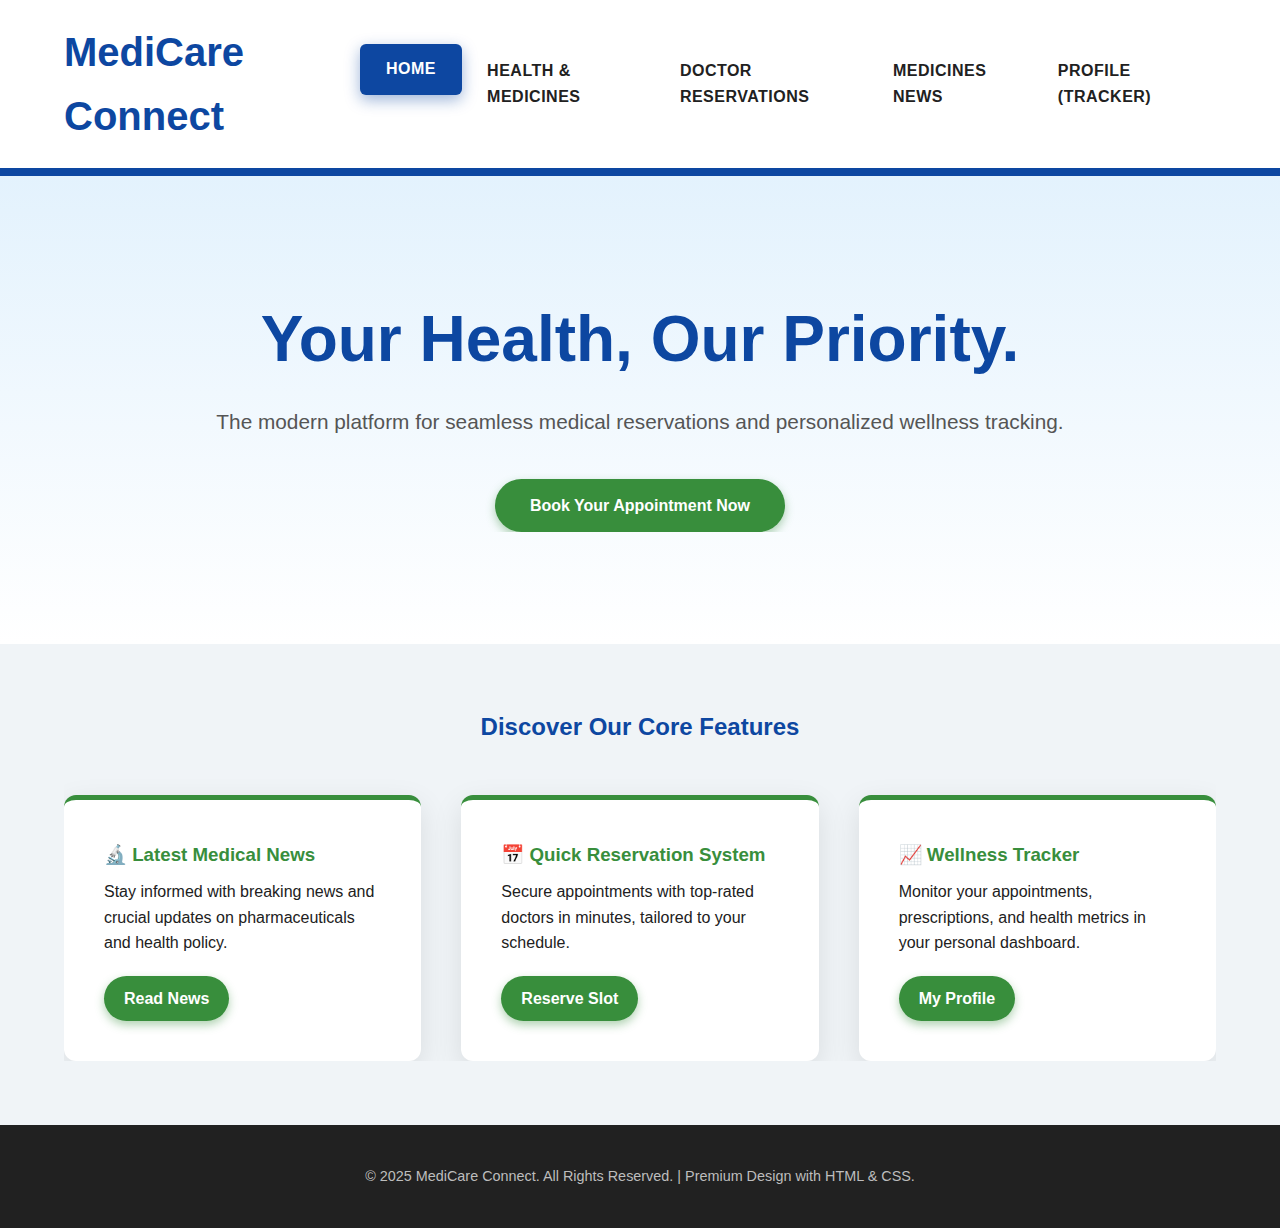
<file: index.html>
<!DOCTYPE html>
<html lang="en">
<head>
    <meta charset="UTF-8">
    <meta name="viewport" content="width=device-width, initial-scale=1.0">
    <title>MediCare Connect - Perfect Home Design</title>
    
    <style>
        /* --- Professional Core Styles v3 (Embedded) --- */
        :root {
            --primary-color: #0d47a1;     /* Dark Blue/Navy for Trust */
            --secondary-color: #388e3c;   /* Deep Green for Health */
            --accent-color: #ff9800;      /* Orange for Alerts/Highlights */
            --text-dark: #212121;
            --text-light: #ffffff;
            --bg-light: #ffffff;
            --bg-secondary: #f0f4f7;      /* Very light cool gray */
            --shadow-deep: 0 10px 30px rgba(0, 0, 0, 0.1);
            --font-stack: "Roboto", "Segoe UI", Tahoma, Geneva, Verdana, sans-serif;
        }

        * {
            box-sizing: border-box;
            margin: 0;
            padding: 0;
        }

        body {
            font-family: var(--font-stack);
            line-height: 1.6;
            color: var(--text-dark);
            background-color: var(--bg-secondary);
            min-height: 100vh;
        }

        .container {
            width: 90%;
            max-width: 1400px;
            margin: auto;
            overflow: hidden;
        }

        h1, h2, h3 {
            margin-bottom: 0.5em;
            font-weight: 700;
        }

        /* --- Header and Navigation --- */
        .header {
            background: var(--bg-light);
            padding: 1.25rem 0;
            border-bottom: 8px solid var(--primary-color);
            box-shadow: 0 2px 15px rgba(0, 0, 0, 0.15);
        }
        
        .header .container {
            display: flex;
            justify-content: space-between;
            align-items: center;
        }

        .logo a {
            color: var(--primary-color);
            text-decoration: none;
            font-size: 2.5rem;
            font-weight: 900;
        }

        .navbar ul {
            list-style: none;
            display: flex;
        }

        .navbar ul li a {
            color: var(--text-dark);
            text-decoration: none;
            padding: 0.8rem 1.6rem;
            display: block;
            font-weight: 600;
            text-transform: uppercase;
            letter-spacing: 0.5px;
            border-radius: 6px;
            transition: background 0.3s, transform 0.2s;
        }

        .navbar ul li a:hover,
        .navbar ul li a.active {
            background-color: var(--primary-color);
            color: var(--text-light);
            transform: translateY(-2px);
            box-shadow: 0 5px 15px rgba(13, 71, 161, 0.4);
        }

        /* --- Hero Section --- */
        .section {
            padding: 4rem 0;
        }
        
        .hero {
            background: linear-gradient(to bottom, #e3f2fd, #ffffff);
            padding: 7rem 0;
        }
        
        .hero h1 {
            font-size: 4rem;
            color: var(--primary-color);
            margin-bottom: 10px;
        }
        
        .hero p {
            font-size: 1.3rem;
            margin-top: 15px;
            margin-bottom: 40px;
            color: #555;
        }

        /* --- Buttons & Cards --- */
        .btn {
            display: inline-block;
            background: var(--secondary-color);
            color: var(--text-light);
            padding: 14px 35px;
            text-decoration: none;
            border-radius: 50px;
            font-weight: 700;
            transition: background 0.3s, transform 0.2s;
            border: none;
            cursor: pointer;
            box-shadow: 0 4px 10px rgba(56, 142, 60, 0.4);
        }

        .btn:hover {
            background: #2e7d32;
            transform: translateY(-1px);
        }

        .card {
            background: var(--bg-light);
            border-radius: 12px;
            padding: 40px;
            box-shadow: var(--shadow-deep);
            transition: box-shadow 0.4s ease-in-out, transform 0.3s;
            border-top: 5px solid var(--secondary-color);
        }

        .card:hover {
            box-shadow: 0 15px 40px rgba(0, 0, 0, 0.18);
            transform: translateY(-3px);
        }

        .grid-3 {
            display: grid;
            grid-template-columns: repeat(auto-fit, minmax(320px, 1fr));
            gap: 40px;
        }
        
        /* --- Footer --- */
        .footer {
            background: var(--text-dark);
            color: #bdbdbd;
            text-align: center;
            padding: 2.5rem 0;
            margin-top: 0;
            font-size: 0.9rem;
        }
    </style>
</head>
<body>

    <header class="header">
        <div class="container">
            <div class="logo"><a href="index.html">MediCare Connect</a></div>
            <nav class="navbar">
                <ul>
                    <li><a href="index.html" class="active">Home</a></li>
                    <li><a href="health-and-medicines.html">Health & Medicines</a></li>
                    <li><a href="doctor-reservations.html">Doctor Reservations</a></li>
                    <li><a href="news.html">Medicines News</a></li>
                    <li><a href="profile.html">Profile (Tracker)</a></li>
                </ul>
            </nav>
        </div>
    </header>

    <section class="section hero" style="text-align: center;">
        <div class="container">
            <h1 style="font-size: 4rem; color: var(--primary-color);">Your Health, Our Priority.</h1>
            <p>The modern platform for seamless medical reservations and personalized wellness tracking.</p>
            <a href="doctor-reservations.html" class="btn">Book Your Appointment Now</a>
        </div>
    </section>

    <section class="section">
        <div class="container">
            <h2 style="text-align: center; margin-bottom: 3rem; color: var(--primary-color);">Discover Our Core Features</h2>
            <div class="grid-3">
                
                <div class="card">
                    <h3 style="color: var(--secondary-color);">🔬 Latest Medical News</h3>
                    <p>Stay informed with breaking news and crucial updates on pharmaceuticals and health policy.</p>
                    <a href="news.html" class="btn" style="padding: 10px 20px; margin-top: 20px;">Read News</a>
                </div>

                <div class="card">
                    <h3 style="color: var(--secondary-color);">📅 Quick Reservation System</h3>
                    <p>Secure appointments with top-rated doctors in minutes, tailored to your schedule.</p>
                    <a href="doctor-reservations.html" class="btn" style="padding: 10px 20px; margin-top: 20px;">Reserve Slot</a>
                </div>

                <div class="card">
                    <h3 style="color: var(--secondary-color);">📈 Wellness Tracker</h3>
                    <p>Monitor your appointments, prescriptions, and health metrics in your personal dashboard.</p>
                    <a href="profile.html" class="btn" style="padding: 10px 20px; margin-top: 20px;">My Profile</a>
                </div>

            </div>
        </div>
    </section>

    <footer class="footer">
        <div class="container">
            <p>&copy; 2025 MediCare Connect. All Rights Reserved. | Premium Design with HTML & CSS.</p>
        </div>
    </footer>

</body>
</html>
</file>
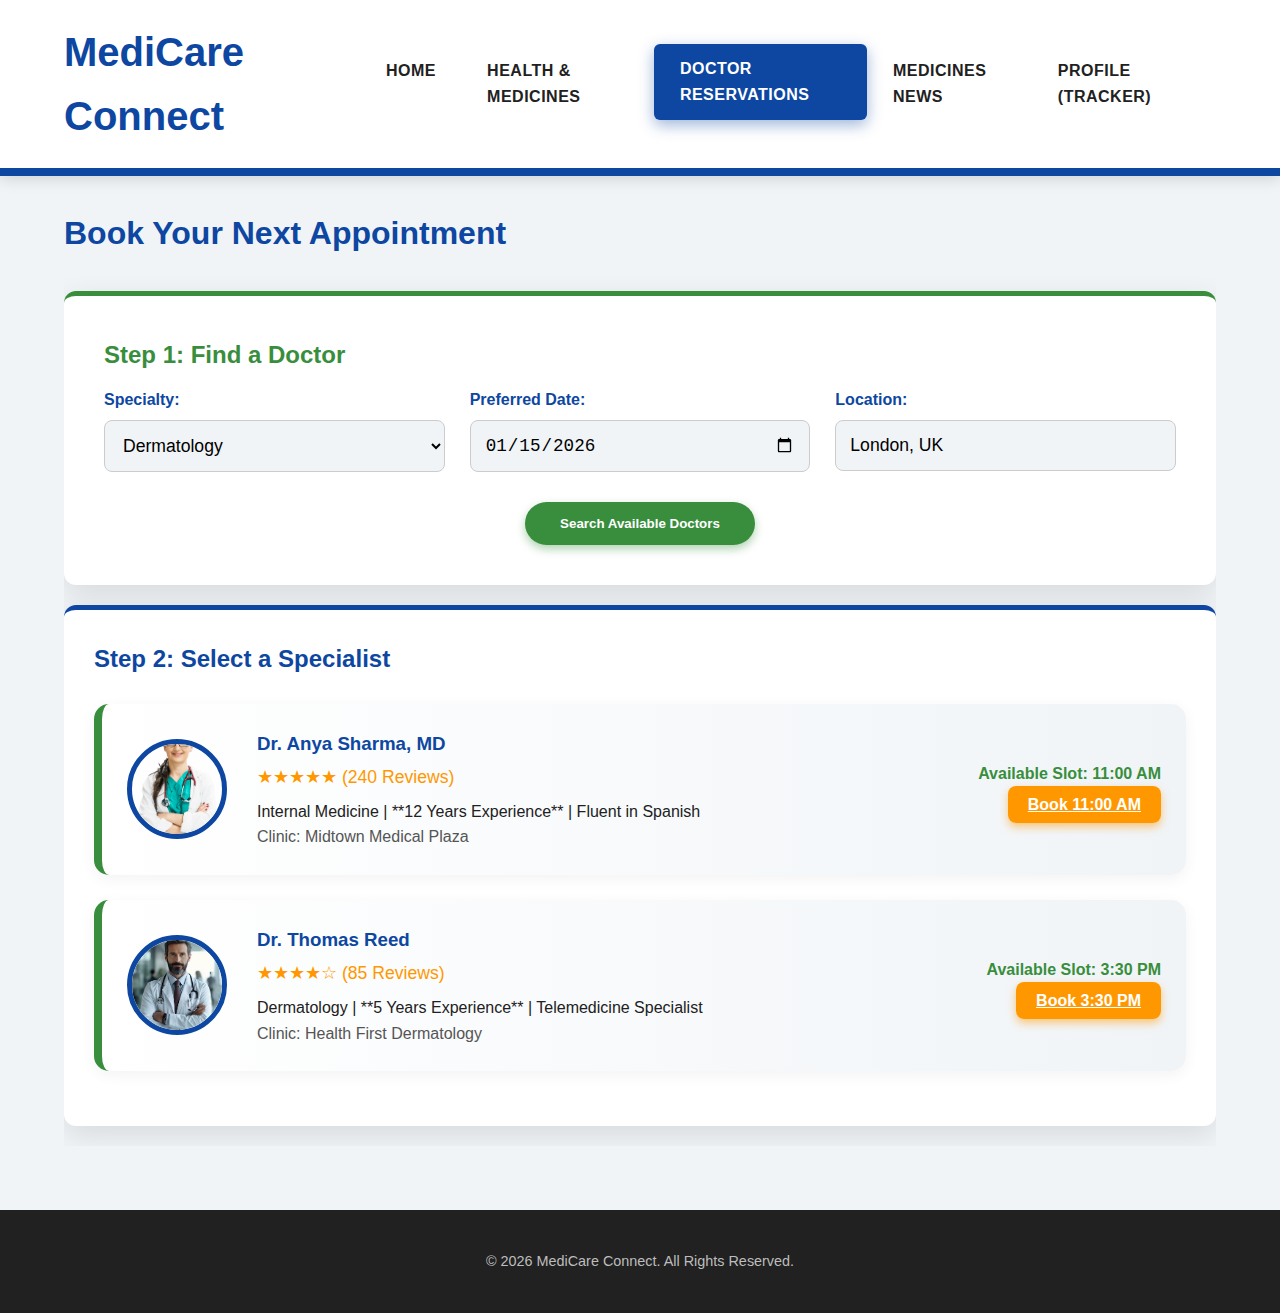
<file: doctor-reservations.html>
<!DOCTYPE html>
<html lang="en">
<head>
    <meta charset="UTF-8">
    <meta name="viewport" content="width=device-width, initial-scale=1.0">
    <title>Doctor Reservations - MediCare Connect</title>
    
    <style>
        /* --- Professional Core Styles v4 --- */
        :root {
            --primary-color: #0d47a1;     /* Dark Blue/Navy for Trust */
            --secondary-color: #388e3c;   /* Deep Green for Health */
            --accent-color: #ff9800;      /* Orange for Alerts/Highlights */
            --text-dark: #212121;
            --text-light: #ffffff;
            --bg-light: #ffffff;
            --bg-secondary: #f0f4f7;      /* Very light cool gray */
            --shadow-deep: 0 10px 30px rgba(0, 0, 0, 0.1);
            --shadow-soft: 0 4px 15px rgba(0, 0, 0, 0.05);
            --font-stack: "Roboto", "Segoe UI", Tahoma, Geneva, Verdana, sans-serif;
        }

        * {
            box-sizing: border-box;
            margin: 0;
            padding: 0;
        }

        body {
            font-family: var(--font-stack);
            line-height: 1.6;
            color: var(--text-dark);
            background-color: var(--bg-secondary);
            min-height: 100vh;
        }

        .container {
            width: 90%;
            max-width: 1400px;
            margin: auto;
            overflow: hidden;
        }

        h1, h2, h3 {
            margin-bottom: 0.5em;
            font-weight: 700;
        }

        /* --- Header and Navigation --- */
        .header {
            background: var(--bg-light);
            padding: 1.25rem 0;
            border-bottom: 8px solid var(--primary-color);
            box-shadow: 0 2px 15px rgba(0, 0, 0, 0.15);
        }
        
        .header .container {
            display: flex;
            justify-content: space-between;
            align-items: center;
        }

        .logo a {
            color: var(--primary-color);
            text-decoration: none;
            font-size: 2.5rem;
            font-weight: 900;
        }

        .navbar ul {
            list-style: none;
            display: flex;
        }

        .navbar ul li a {
            color: var(--text-dark);
            text-decoration: none;
            padding: 0.8rem 1.6rem;
            display: block;
            font-weight: 600;
            text-transform: uppercase;
            letter-spacing: 0.5px;
            border-radius: 6px;
            transition: background 0.3s, transform 0.2s;
        }

        .navbar ul li a:hover,
        .navbar ul li a.active {
            background-color: var(--primary-color);
            color: var(--text-light);
            transform: translateY(-2px);
            box-shadow: 0 5px 15px rgba(13, 71, 161, 0.4);
        }

        /* --- Utility Classes & Buttons --- */
        .section {
            padding: 4rem 0;
        }
        
        .card {
            background: var(--bg-light);
            border-radius: 12px;
            padding: 40px;
            box-shadow: var(--shadow-deep);
            transition: box-shadow 0.4s ease-in-out, transform 0.3s;
            border-top: 5px solid var(--secondary-color);
            margin-bottom: 20px; /* Space between steps */
        }

        .card:hover {
            box-shadow: 0 15px 40px rgba(0, 0, 0, 0.18);
            transform: translateY(-3px);
        }

        .grid-3 {
            display: grid;
            grid-template-columns: repeat(auto-fit, minmax(280px, 1fr));
            gap: 25px;
        }

        .btn {
            display: inline-block;
            background: var(--secondary-color);
            color: var(--text-light);
            padding: 14px 35px;
            text-decoration: none;
            border-radius: 50px;
            font-weight: 700;
            transition: background 0.3s, transform 0.2s;
            border: none;
            cursor: pointer;
            box-shadow: 0 4px 10px rgba(56, 142, 60, 0.4);
        }

        .btn:hover {
            background: #2e7d32;
            transform: translateY(-1px);
        }

        /* --- Form Styling (Elegant) --- */
        .form-group {
            margin-bottom: 0; 
        }
        
        .form-group label {
            display: block;
            margin-bottom: 0.5rem;
            font-size: 1rem;
            color: var(--primary-color);
            font-weight: 600;
        }
        
        .form-group input,
        .form-group select {
            width: 100%;
            padding: 14px;
            border: 1px solid #ccc;
            border-radius: 8px;
            font-size: 1.1rem;
            background: var(--bg-secondary);
            transition: border-color 0.3s;
        }
        
        .form-group input:focus,
        .form-group select:focus {
            border-color: var(--primary-color);
            outline: none;
        }

        /* --- Doctor Card (Refined) --- */
        .doctor-card {
            border-left: 8px solid var(--secondary-color);
            background: linear-gradient(to right, #ffffff, var(--bg-secondary));
            border-radius: 15px;
            padding: 25px;
            display: flex;
            gap: 30px;
            align-items: center;
            margin-bottom: 25px;
            box-shadow: var(--shadow-soft);
            transition: all 0.3s;
        }
        
        .doctor-card:hover {
            border-left-color: var(--primary-color);
            box-shadow: 0 8px 20px rgba(0, 0, 0, 0.1);
        }

        .doctor-card img {
            width: 100px;
            height: 100px;
            border-radius: 50%;
            object-fit: cover;
            border: 5px solid var(--primary-color);
        }
        
        .doctor-info {
            flex-grow: 1;
        }
        
        .doctor-info h3 {
            color: var(--primary-color);
            margin-bottom: 0.25rem;
        }

        .doctor-rating {
            color: var(--accent-color);
            margin-bottom: 0.5rem;
            font-size: 1.1rem;
        }
        
        .availability {
            text-align: right;
        }

        .availability .btn-book {
            background: var(--accent-color);
            color: var(--text-light);
            font-weight: 700;
            border-radius: 8px;
            padding: 10px 20px;
            box-shadow: 0 4px 8px rgba(255, 152, 0, 0.5);
            transition: background 0.3s;
        }
        
        .availability .btn-book:hover {
            background: #e68a00;
        }

        /* --- Footer --- */
        .footer {
            background: var(--text-dark);
            color: #bdbdbd;
            text-align: center;
            padding: 2.5rem 0;
            margin-top: 0;
            font-size: 0.9rem;
        }
    </style>
</head>
<body>
    
    <header class="header">
        <div class="container">
            <div class="logo"><a href="index.html">MediCare Connect</a></div>
            <nav class="navbar">
                <ul>
                    <li><a href="index.html">Home</a></li>
                    <li><a href="health-and-medicines.html">Health & Medicines</a></li>
                    <li><a href="doctor-reservations.html" class="active">Doctor Reservations</a></li>
                    <li><a href="news.html">Medicines News</a></li>
                    <li><a href="profile.html">Profile (Tracker)</a></li>
                </ul>
            </nav>
        </div>
    </header>

    <section class="section" style="padding-top: 2rem;">
        <div class="container">
            <h1 style="color: var(--primary-color); margin-bottom: 2rem;">Book Your Next Appointment</h1>
            
            <div class="card">
                <h2 style="color: var(--secondary-color); font-weight: 600;">Step 1: Find a Doctor</h2>
                <form>
                    <div class="grid-3">
                        <div class="form-group">
                            <label for="specialty">Specialty:</label>
                            <select id="specialty">
                                <option value="general">General Practitioner</option>
                                <option value="cardiology">Cardiology</option>
                                <option value="dermatology" selected>Dermatology</option>
                            </select>
                        </div>
                        <div class="form-group">
                            <label for="date">Preferred Date:</label>
                            <input type="date" id="date" value="2026-01-15" required>
                        </div>
                        <div class="form-group">
                            <label for="location">Location:</label>
                            <input type="text" id="location" placeholder="City or Postal Code" value="London, UK">
                        </div>
                    </div>
                    <div class="form-group" style="text-align: center; margin-top: 30px;">
                        <button type="submit" class="btn">Search Available Doctors</button>
                    </div>
                </form>
            </div>

            <div class="card" style="border-top-color: var(--primary-color); padding: 30px;">
                <h2 style="color: var(--primary-color); font-weight: 600; margin-bottom: 25px;">Step 2: Select a Specialist</h2>

                <div class="doctor-card">
                    <img src="Doctor 1.png" alt="Dr. Anya Sharma">
                    <div class="doctor-info">
                        <h3>Dr. Anya Sharma, MD</h3>
                        <div class="doctor-rating">★★★★★ (240 Reviews)</div>
                        <p>Internal Medicine | **12 Years Experience** | Fluent in Spanish</p>
                        <p style="color: #555;">Clinic: Midtown Medical Plaza</p>
                    </div>
                    <div class="availability">
                        <p style="color: var(--secondary-color); font-weight: bold; margin-bottom: 5px;">Available Slot: 11:00 AM</p>
                        <a href="#" class="btn-book">Book 11:00 AM</a>
                    </div>
                </div>

                <div class="doctor-card">
                    <img src="Doctot 2.jpeg" alt="Dr. Thomas Reed">
                    <div class="doctor-info">
                        <h3>Dr. Thomas Reed</h3>
                        <div class="doctor-rating">★★★★☆ (85 Reviews)</div>
                        <p>Dermatology | **5 Years Experience** | Telemedicine Specialist</p>
                        <p style="color: #555;">Clinic: Health First Dermatology</p>
                    </div>
                    <div class="availability">
                        <p style="color: var(--secondary-color); font-weight: bold; margin-bottom: 5px;">Available Slot: 3:30 PM</p>
                        <a href="#" class="btn-book">Book 3:30 PM</a>
                    </div>
                </div>
            </div>

        </div>
    </section>

    <footer class="footer">
        <div class="container">
            <p>&copy; 2026 MediCare Connect. All Rights Reserved.</p>
        </div>
    </footer>

</body>
</html>
</file>
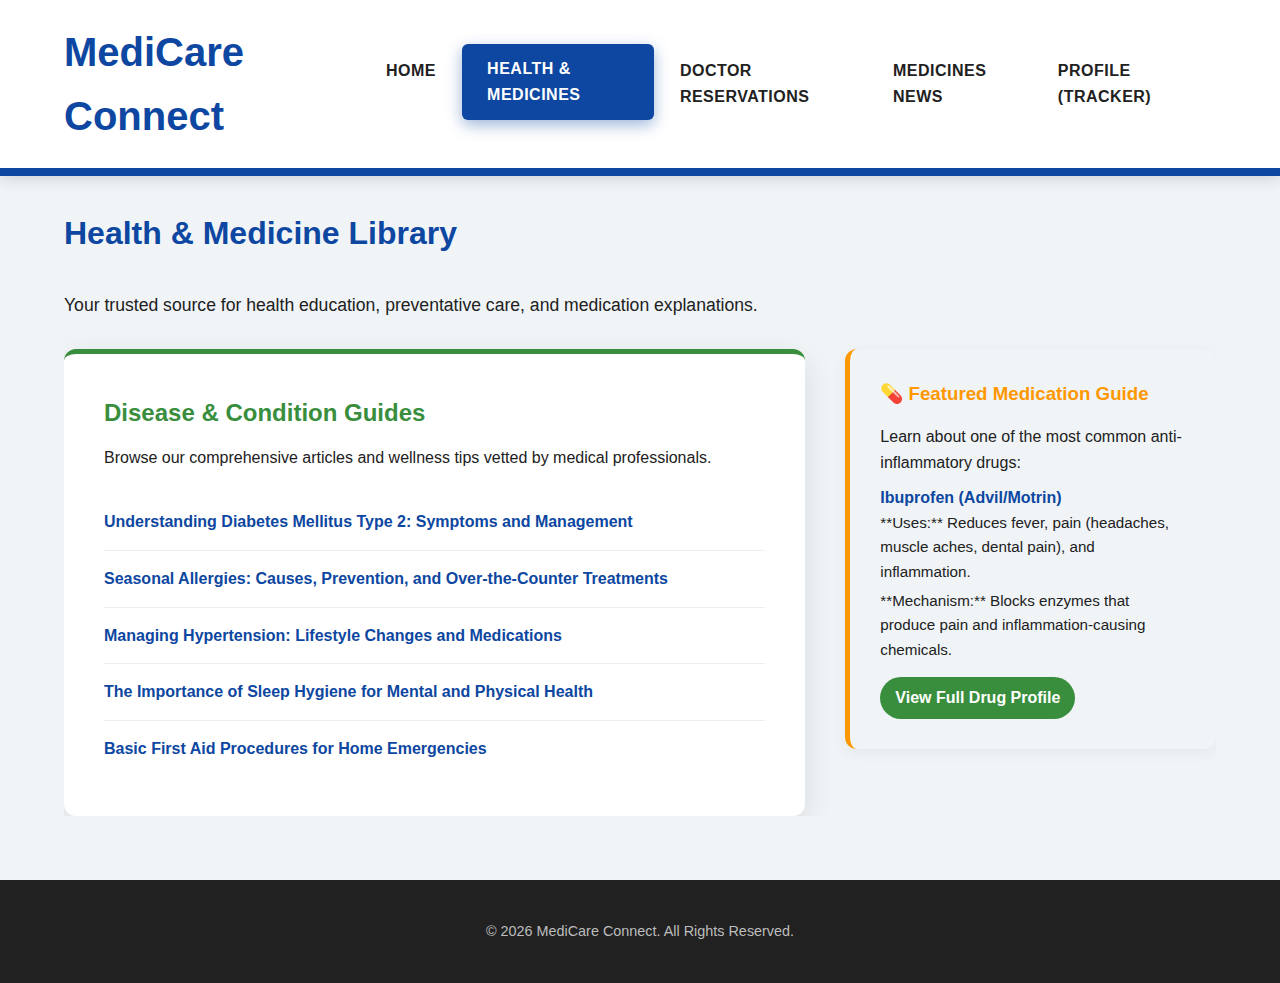
<file: health-and-medicines.html>
<!DOCTYPE html>
<html lang="en">
<head>
    <meta charset="UTF-8">
    <meta name="viewport" content="width=device-width, initial-scale=1.0">
    <title>Health & Medicines - MediCare Connect</title>
    
    <style>
        /* --- Professional Core Styles v4 --- */
        :root {
            --primary-color: #0d47a1;     /* Dark Blue/Navy for Trust */
            --secondary-color: #388e3c;   /* Deep Green for Health */
            --accent-color: #ff9800;      /* Orange for Alerts/Highlights */
            --text-dark: #212121;
            --text-light: #ffffff;
            --bg-light: #ffffff;
            --bg-secondary: #f0f4f7;      /* Very light cool gray */
            --shadow-deep: 0 10px 30px rgba(0, 0, 0, 0.1);
            --shadow-soft: 0 4px 15px rgba(0, 0, 0, 0.05);
            --font-stack: "Roboto", "Segoe UI", Tahoma, Geneva, Verdana, sans-serif;
        }

        * {
            box-sizing: border-box;
            margin: 0;
            padding: 0;
        }

        body {
            font-family: var(--font-stack);
            line-height: 1.6;
            color: var(--text-dark);
            background-color: var(--bg-secondary);
            min-height: 100vh;
        }

        .container {
            width: 90%;
            max-width: 1400px;
            margin: auto;
            overflow: hidden;
        }

        h1, h2, h3 {
            margin-bottom: 0.5em;
            font-weight: 700;
        }

        /* --- Header and Navigation --- */
        .header {
            background: var(--bg-light);
            padding: 1.25rem 0;
            border-bottom: 8px solid var(--primary-color);
            box-shadow: 0 2px 15px rgba(0, 0, 0, 0.15);
        }
        
        .header .container {
            display: flex;
            justify-content: space-between;
            align-items: center;
        }

        .logo a {
            color: var(--primary-color);
            text-decoration: none;
            font-size: 2.5rem;
            font-weight: 900;
        }

        .navbar ul {
            list-style: none;
            display: flex;
        }

        .navbar ul li a {
            color: var(--text-dark);
            text-decoration: none;
            padding: 0.8rem 1.6rem;
            display: block;
            font-weight: 600;
            text-transform: uppercase;
            letter-spacing: 0.5px;
            border-radius: 6px;
            transition: background 0.3s, transform 0.2s;
        }

        .navbar ul li a:hover,
        .navbar ul li a.active {
            background-color: var(--primary-color);
            color: var(--text-light);
            transform: translateY(-2px);
            box-shadow: 0 5px 15px rgba(13, 71, 161, 0.4);
        }
        
        /* --- General Layout --- */
        .section {
            padding: 4rem 0;
        }

        .card {
            background: var(--bg-light);
            border-radius: 12px;
            padding: 40px;
            box-shadow: var(--shadow-deep);
            border-top: 5px solid var(--secondary-color);
        }

        .grid-2-content {
            display: grid;
            grid-template-columns: 2fr 1fr;
            gap: 40px;
        }
        
        .btn {
            display: inline-block;
            background: var(--secondary-color);
            color: var(--text-light);
            padding: 10px 20px;
            text-decoration: none;
            border-radius: 50px;
            font-weight: 700;
            transition: background 0.3s, transform 0.2s;
            border: none;
            cursor: pointer;
        }
        
        .btn:hover {
            background: #2e7d32;
            transform: translateY(-1px);
        }

        /* --- Health Page Specific Styles --- */
        .article-list li {
            padding: 15px 0;
            border-bottom: 1px solid #eee;
        }

        .article-list li:last-child {
            border-bottom: none;
        }

        .article-list a {
            color: var(--primary-color);
            font-weight: 600;
            text-decoration: none;
            transition: color 0.3s;
        }
        
        .article-list a:hover {
            color: var(--secondary-color);
        }

        .featured-med-card {
            background: var(--bg-secondary);
            padding: 30px;
            border-radius: 12px;
            border-left: 5px solid var(--accent-color);
            box-shadow: var(--shadow-soft);
        }
        
        .featured-med-card h3 {
            color: var(--accent-color);
            margin-bottom: 15px;
        }

        /* --- Footer --- */
        .footer {
            background: var(--text-dark);
            color: #bdbdbd;
            text-align: center;
            padding: 2.5rem 0;
            margin-top: 0;
            font-size: 0.9rem;
        }
    </style>
</head>
<body>
    
    <header class="header">
        <div class="container">
            <div class="logo"><a href="index.html">MediCare Connect</a></div>
            <nav class="navbar">
                <ul>
                    <li><a href="index.html">Home</a></li>
                    <li><a href="health-and-medicines.html" class="active">Health & Medicines</a></li>
                    <li><a href="doctor-reservations.html">Doctor Reservations</a></li>
                    <li><a href="news.html">Medicines News</a></li>
                    <li><a href="profile.html">Profile (Tracker)</a></li>
                </ul>
            </nav>
        </div>
    </header>

    <section class="section" style="padding-top: 2rem;">
        <div class="container">
            <h1 style="color: var(--primary-color); margin-bottom: 2rem;">Health & Medicine Library</h1>
            <p style="margin-bottom: 30px; font-size: 1.1rem;">Your trusted source for health education, preventative care, and medication explanations.</p>
            
            <div class="grid-2-content">
                
                <main class="card">
                    <h2 style="color: var(--secondary-color);">Disease & Condition Guides</h2>
                    <p style="margin-bottom: 1.5rem;">Browse our comprehensive articles and wellness tips vetted by medical professionals.</p>
                    <ul class="article-list" style="list-style-type: none;">
                        <li><a href="#">Understanding Diabetes Mellitus Type 2: Symptoms and Management</a></li>
                        <li><a href="#">Seasonal Allergies: Causes, Prevention, and Over-the-Counter Treatments</a></li>
                        <li><a href="#">Managing Hypertension: Lifestyle Changes and Medications</a></li>
                        <li><a href="#">The Importance of Sleep Hygiene for Mental and Physical Health</a></li>
                        <li><a href="#">Basic First Aid Procedures for Home Emergencies</a></li>
                    </ul>
                </main>

                <aside>
                    <div class="featured-med-card">
                        <h3>💊 Featured Medication Guide</h3>
                        <p>Learn about one of the most common anti-inflammatory drugs:</p>
                        <h4 style="margin-top: 10px; color: var(--primary-color);">Ibuprofen (Advil/Motrin)</h4>
                        <p style="font-size: 0.95rem;">**Uses:** Reduces fever, pain (headaches, muscle aches, dental pain), and inflammation.</p>
                        <p style="font-size: 0.95rem; margin-top: 5px;">**Mechanism:** Blocks enzymes that produce pain and inflammation-causing chemicals.</p>
                        <a href="#" class="btn" style="padding: 8px 15px; margin-top: 15px;">View Full Drug Profile</a>
                    </div>
                </aside>
            </div>
        </div>
    </section>

    <footer class="footer">
        <div class="container">
            <p>&copy; 2026 MediCare Connect. All Rights Reserved.</p>
        </div>
    </footer>

</body>
</html>
</file>
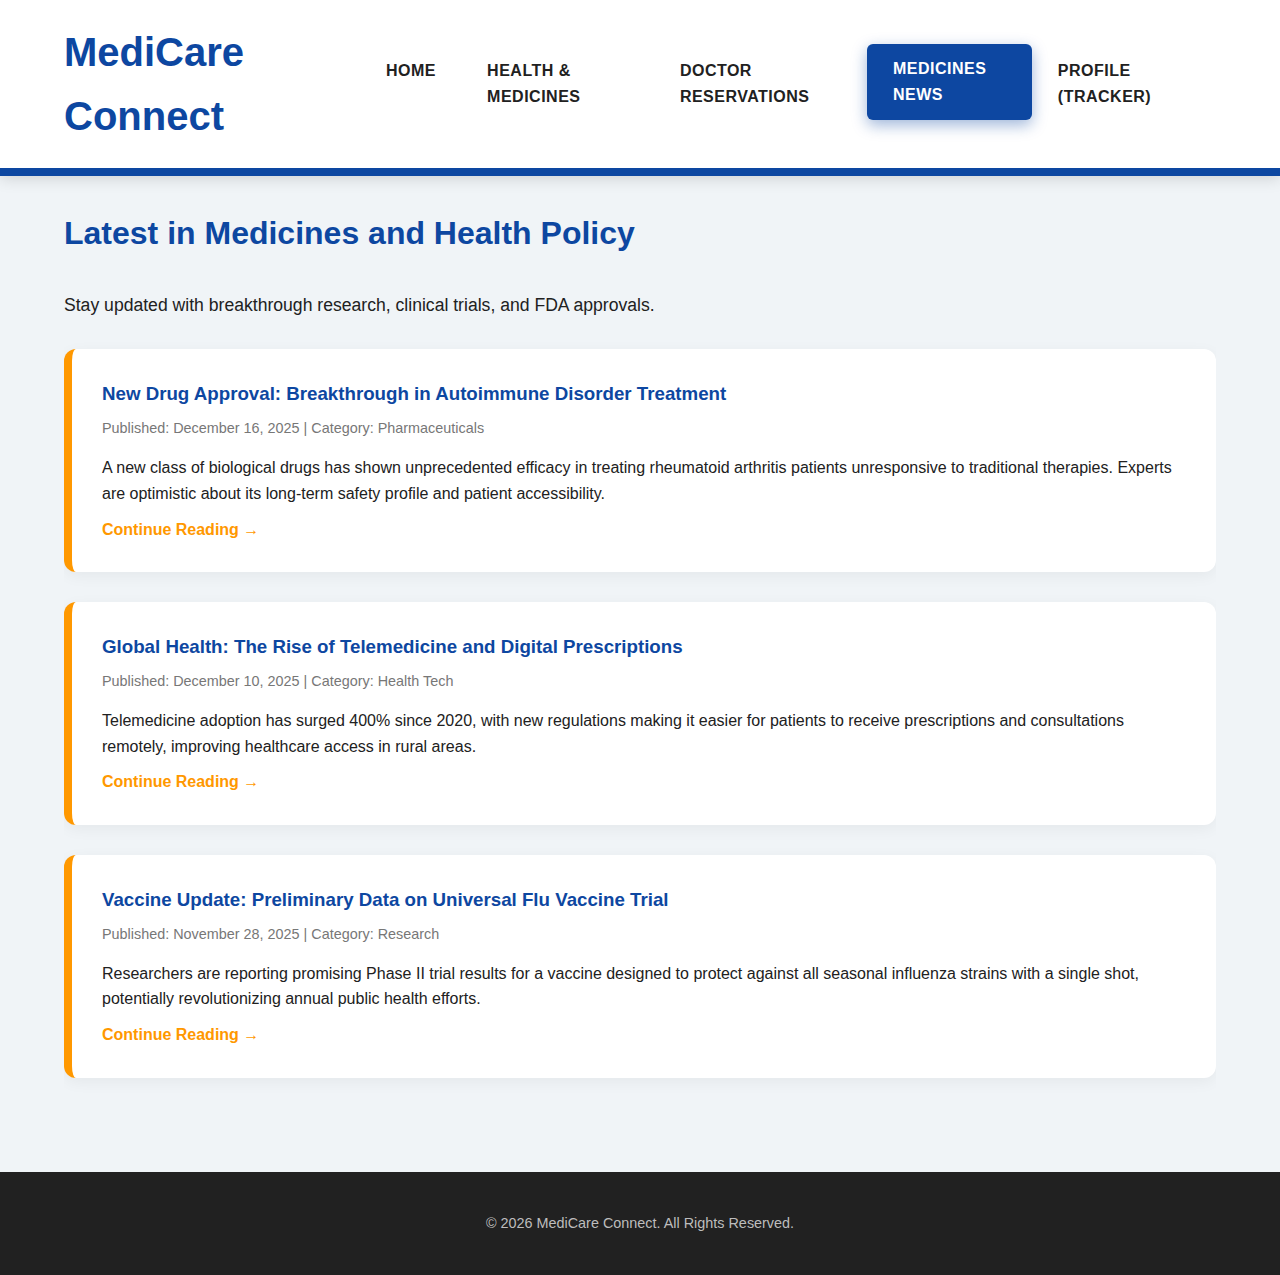
<file: news.html>
<!DOCTYPE html>
<html lang="en">
<head>
    <meta charset="UTF-8">
    <meta name="viewport" content="width=device-width, initial-scale=1.0">
    <title>Medicines News - MediCare Connect</title>
    
    <style>
        /* --- Professional Core Styles v4 --- */
        :root {
            --primary-color: #0d47a1;     /* Dark Blue/Navy for Trust */
            --secondary-color: #388e3c;   /* Deep Green for Health */
            --accent-color: #ff9800;      /* Orange for Alerts/Highlights */
            --text-dark: #212121;
            --text-light: #ffffff;
            --bg-light: #ffffff;
            --bg-secondary: #f0f4f7;      /* Very light cool gray */
            --shadow-deep: 0 10px 30px rgba(0, 0, 0, 0.1);
            --shadow-soft: 0 4px 15px rgba(0, 0, 0, 0.05);
            --font-stack: "Roboto", "Segoe UI", Tahoma, Geneva, Verdana, sans-serif;
        }

        * {
            box-sizing: border-box;
            margin: 0;
            padding: 0;
        }

        body {
            font-family: var(--font-stack);
            line-height: 1.6;
            color: var(--text-dark);
            background-color: var(--bg-secondary);
            min-height: 100vh;
        }

        .container {
            width: 90%;
            max-width: 1400px;
            margin: auto;
            overflow: hidden;
        }

        h1, h2, h3 {
            margin-bottom: 0.5em;
            font-weight: 700;
        }

        /* --- Header and Navigation --- */
        .header {
            background: var(--bg-light);
            padding: 1.25rem 0;
            border-bottom: 8px solid var(--primary-color);
            box-shadow: 0 2px 15px rgba(0, 0, 0, 0.15);
        }
        
        .header .container {
            display: flex;
            justify-content: space-between;
            align-items: center;
        }

        .logo a {
            color: var(--primary-color);
            text-decoration: none;
            font-size: 2.5rem;
            font-weight: 900;
        }

        .navbar ul {
            list-style: none;
            display: flex;
        }

        .navbar ul li a {
            color: var(--text-dark);
            text-decoration: none;
            padding: 0.8rem 1.6rem;
            display: block;
            font-weight: 600;
            text-transform: uppercase;
            letter-spacing: 0.5px;
            border-radius: 6px;
            transition: background 0.3s, transform 0.2s;
        }

        .navbar ul li a:hover,
        .navbar ul li a.active {
            background-color: var(--primary-color);
            color: var(--text-light);
            transform: translateY(-2px);
            box-shadow: 0 5px 15px rgba(13, 71, 161, 0.4);
        }
        
        /* --- General Layout --- */
        .section {
            padding: 4rem 0;
        }

        .btn {
            display: inline-block;
            background: var(--secondary-color);
            color: var(--text-light);
            padding: 10px 20px;
            text-decoration: none;
            border-radius: 50px;
            font-weight: 700;
            transition: background 0.3s, transform 0.2s;
            border: none;
            cursor: pointer;
        }
        
        .btn:hover {
            background: #2e7d32;
            transform: translateY(-1px);
        }

        /* --- News Page Specific Styles --- */
        .news-article-card {
            background: var(--bg-light);
            border-radius: 12px;
            padding: 30px;
            margin-bottom: 30px;
            box-shadow: var(--shadow-soft);
            border-left: 8px solid var(--accent-color);
            transition: all 0.3s;
        }

        .news-article-card:hover {
            box-shadow: 0 8px 20px rgba(0, 0, 0, 0.1);
            transform: translateX(5px);
        }

        .news-article-card h3 {
            color: var(--primary-color);
            margin-bottom: 0.5rem;
            font-weight: 600;
        }

        .news-article-card .meta {
            font-size: 0.9rem;
            color: #777;
            margin-bottom: 15px;
            display: block;
        }

        .news-article-card a {
            color: var(--accent-color);
            font-weight: 600;
            text-decoration: none;
            display: inline-block;
            margin-top: 10px;
        }

        /* --- Footer --- */
        .footer {
            background: var(--text-dark);
            color: #bdbdbd;
            text-align: center;
            padding: 2.5rem 0;
            margin-top: 0;
            font-size: 0.9rem;
        }
    </style>
</head>
<body>
    
    <header class="header">
        <div class="container">
            <div class="logo"><a href="index.html">MediCare Connect</a></div>
            <nav class="navbar">
                <ul>
                    <li><a href="index.html">Home</a></li>
                    <li><a href="health-and-medicines.html">Health & Medicines</a></li>
                    <li><a href="doctor-reservations.html">Doctor Reservations</a></li>
                    <li><a href="news.html" class="active">Medicines News</a></li>
                    <li><a href="profile.html">Profile (Tracker)</a></li>
                </ul>
            </nav>
        </div>
    </header>

    <section class="section" style="padding-top: 2rem;">
        <div class="container">
            <h1 style="color: var(--primary-color); margin-bottom: 2rem;">Latest in Medicines and Health Policy</h1>
            <p style="margin-bottom: 30px; font-size: 1.1rem;">Stay updated with breakthrough research, clinical trials, and FDA approvals.</p>

            <div class="news-article-card">
                <h3>New Drug Approval: Breakthrough in Autoimmune Disorder Treatment</h3>
                <span class="meta">Published: December 16, 2025 | Category: Pharmaceuticals</span>
                <p>A new class of biological drugs has shown unprecedented efficacy in treating rheumatoid arthritis patients unresponsive to traditional therapies. Experts are optimistic about its long-term safety profile and patient accessibility.</p>
                <a href="#">Continue Reading &rarr;</a>
            </div>

            <div class="news-article-card">
                <h3>Global Health: The Rise of Telemedicine and Digital Prescriptions</h3>
                <span class="meta">Published: December 10, 2025 | Category: Health Tech</span>
                <p>Telemedicine adoption has surged 400% since 2020, with new regulations making it easier for patients to receive prescriptions and consultations remotely, improving healthcare access in rural areas.</p>
                <a href="#">Continue Reading &rarr;</a>
            </div>

            <div class="news-article-card">
                <h3>Vaccine Update: Preliminary Data on Universal Flu Vaccine Trial</h3>
                <span class="meta">Published: November 28, 2025 | Category: Research</span>
                <p>Researchers are reporting promising Phase II trial results for a vaccine designed to protect against all seasonal influenza strains with a single shot, potentially revolutionizing annual public health efforts.</p>
                <a href="#">Continue Reading &rarr;</a>
            </div>
            
        </div>
    </section>

    <footer class="footer">
        <div class="container">
            <p>&copy; 2026 MediCare Connect. All Rights Reserved.</p>
        </div>
    </footer>

</body>
</html>
</file>
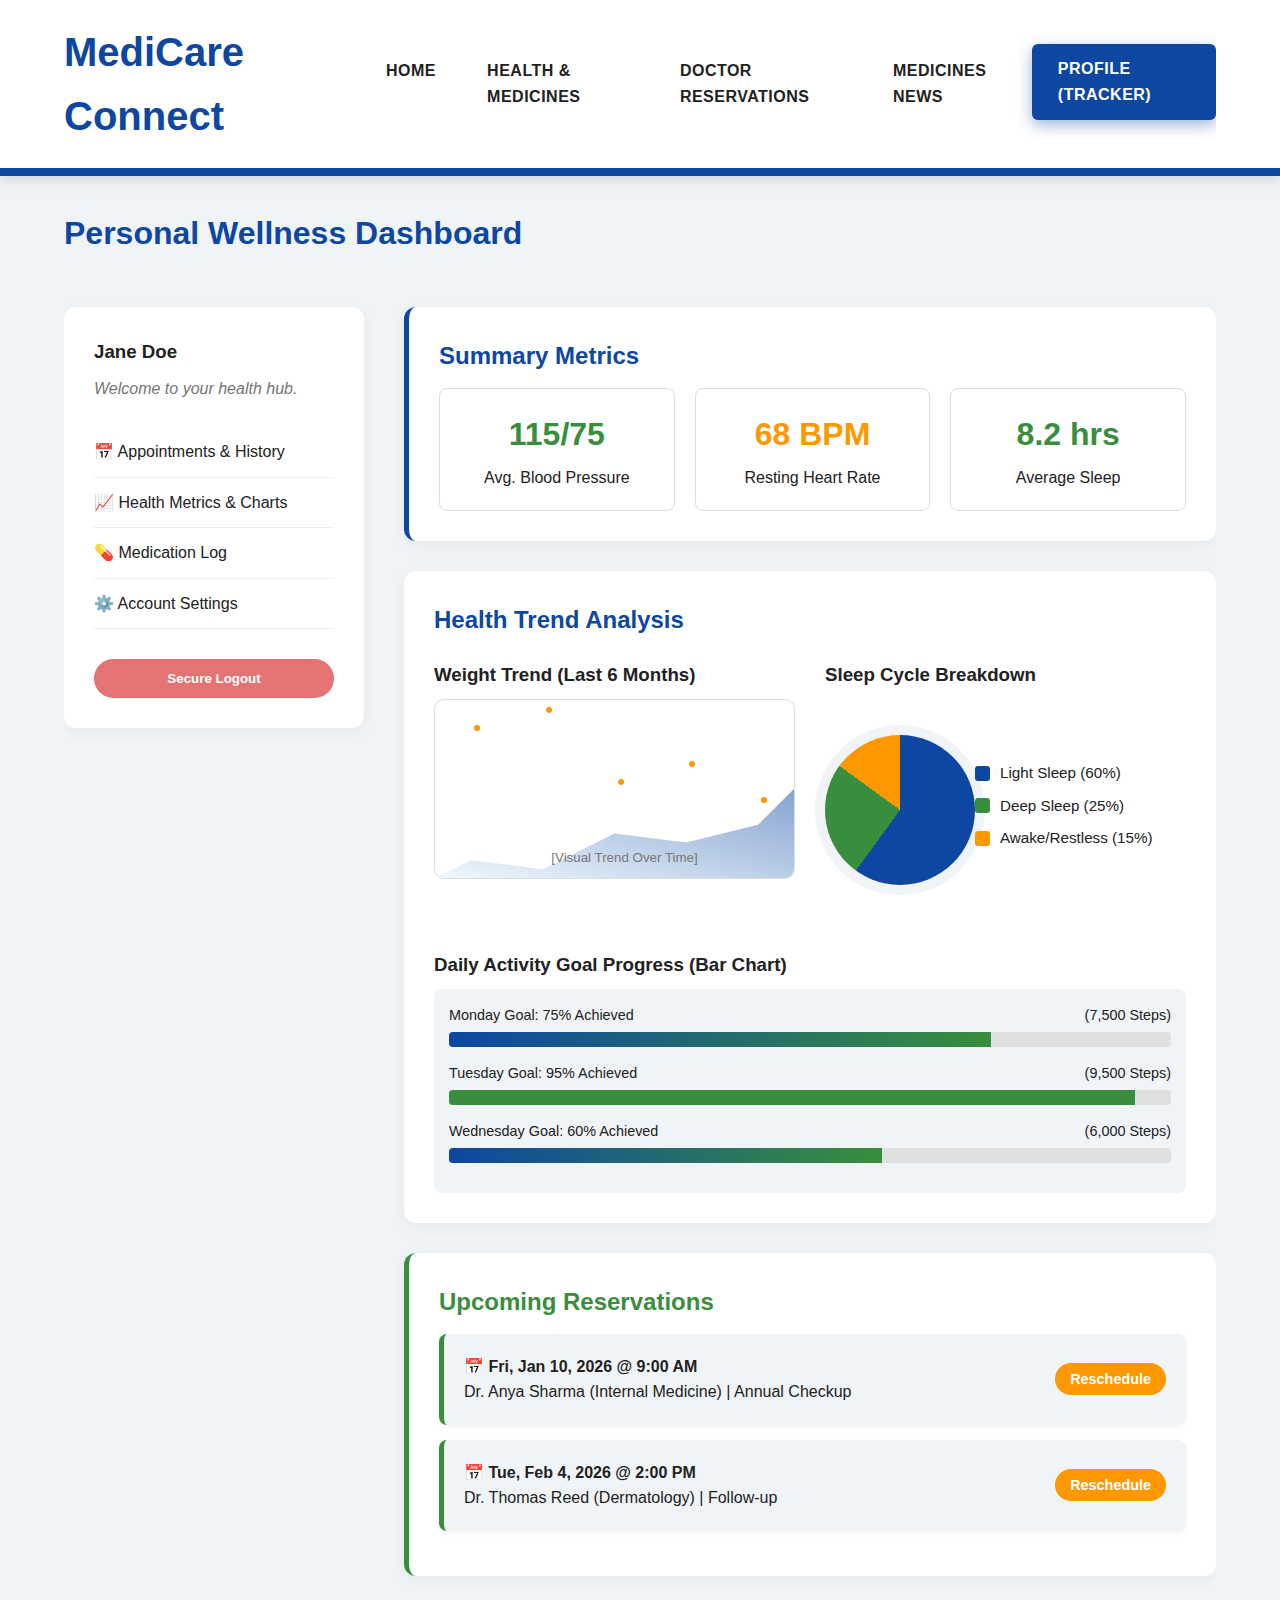
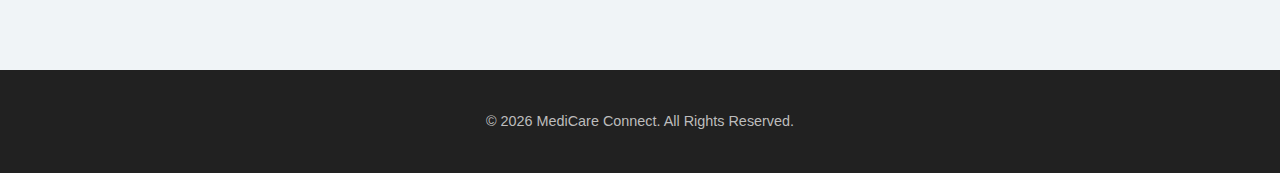
<file: profile.html>
<!DOCTYPE html>
<html lang="en">
<head>
    <meta charset="UTF-8">
    <meta name="viewport" content="width=device-width, initial-scale=1.0">
    <title>User Profile (Tracker) - MediCare Connect</title>
    
    <style>
        /* --- Professional Core Styles v4 (Copied from above for consistency) --- */
        :root {
            --primary-color: #0d47a1;     /* Dark Blue/Navy for Trust */
            --secondary-color: #388e3c;   /* Deep Green for Health */
            --accent-color: #ff9800;      /* Orange for Alerts/Highlights */
            --text-dark: #212121;
            --text-light: #ffffff;
            --bg-light: #ffffff;
            --bg-secondary: #f0f4f7;      /* Very light cool gray */
            --shadow-deep: 0 10px 30px rgba(0, 0, 0, 0.1);
            --shadow-soft: 0 4px 15px rgba(0, 0, 0, 0.05);
            --font-stack: "Roboto", "Segoe UI", Tahoma, Geneva, Verdana, sans-serif;
        }

        * {
            box-sizing: border-box;
            margin: 0;
            padding: 0;
        }

        body {
            font-family: var(--font-stack);
            line-height: 1.6;
            color: var(--text-dark);
            background-color: var(--bg-secondary);
            min-height: 100vh;
        }

        .container {
            width: 90%;
            max-width: 1400px;
            margin: auto;
            overflow: hidden;
        }

        h1, h2, h3 {
            margin-bottom: 0.5em;
            font-weight: 700;
        }

        /* --- Header and Navigation --- */
        .header {
            background: var(--bg-light);
            padding: 1.25rem 0;
            border-bottom: 8px solid var(--primary-color);
            box-shadow: 0 2px 15px rgba(0, 0, 0, 0.15);
        }
        
        .header .container {
            display: flex;
            justify-content: space-between;
            align-items: center;
        }

        .logo a {
            color: var(--primary-color);
            text-decoration: none;
            font-size: 2.5rem;
            font-weight: 900;
        }

        .navbar ul {
            list-style: none;
            display: flex;
        }

        .navbar ul li a {
            color: var(--text-dark);
            text-decoration: none;
            padding: 0.8rem 1.6rem;
            display: block;
            font-weight: 600;
            text-transform: uppercase;
            letter-spacing: 0.5px;
            border-radius: 6px;
            transition: background 0.3s, transform 0.2s;
        }

        .navbar ul li a:hover,
        .navbar ul li a.active {
            background-color: var(--primary-color);
            color: var(--text-light);
            transform: translateY(-2px);
            box-shadow: 0 5px 15px rgba(13, 71, 161, 0.4);
        }
        
        /* --- General Layout --- */
        .section {
            padding: 4rem 0;
        }
        
        .btn {
            display: inline-block;
            background: var(--secondary-color);
            color: var(--text-light);
            padding: 14px 35px;
            text-decoration: none;
            border-radius: 50px;
            font-weight: 700;
            transition: background 0.3s, transform 0.2s;
            border: none;
            cursor: pointer;
            box-shadow: 0 4px 10px rgba(56, 142, 60, 0.4);
        }

        /* --- Profile Specific Styles --- */
        .profile-layout {
            display: grid;
            grid-template-columns: 300px 1fr; 
            gap: 40px;
            padding-top: 2rem;
        }

        .sidebar-menu {
            border-radius: 12px;
            box-shadow: var(--shadow-soft);
            background: var(--bg-light);
            padding: 30px;
            height: fit-content;
        }
        
        .sidebar-menu ul { list-style: none; }
        .sidebar-menu ul li a {
            display: block;
            padding: 12px 0;
            color: var(--text-dark);
            text-decoration: none;
            border-bottom: 1px solid #eee;
            transition: color 0.3s;
        }

        .dashboard-section {
            padding: 30px;
            border-radius: 12px;
            background: var(--bg-light);
            box-shadow: var(--shadow-soft);
            margin-bottom: 30px;
        }
        
        .grid-3-metrics {
            display: grid;
            grid-template-columns: repeat(3, 1fr);
            gap: 20px;
        }
        
        .tracker-metric {
            border: 1px solid #ddd; 
            padding: 20px; 
            border-radius: 8px;
            text-align: center;
        }
        
        .tracker-metric h4 {
            font-size: 2rem;
            color: var(--secondary-color);
            margin-bottom: 5px;
        }

        .grid-2-charts {
            display: grid;
            grid-template-columns: 1fr 1fr;
            gap: 30px;
        }

        /* Bar Chart Styling */
        .bar-chart-container {
            padding: 15px;
            border-radius: 8px;
            background: var(--bg-secondary);
        }
        .bar-label {
            display: flex;
            justify-content: space-between;
            font-size: 0.9rem;
            color: var(--text-dark);
            margin-bottom: 5px;
        }
        .bar-wrapper {
            background: #e0e0e0;
            border-radius: 4px;
            margin-bottom: 15px;
            height: 15px;
            overflow: hidden;
        }
        .bar {
            height: 15px;
            background: linear-gradient(to right, var(--primary-color), var(--secondary-color));
            transition: width 1.5s ease-out; 
        }
        .bar.day-1 { width: 75%; }
        .bar.day-2 { width: 95%; background: var(--secondary-color); } 
        .bar.day-3 { width: 60%; }

        /* Pie Chart Styling */
        .pie-chart-container {
            height: 200px;
            margin-top: 20px;
            display: grid;
            grid-template-columns: 150px 1fr;
            align-items: center;
        }
        .pie-chart {
            width: 150px;
            height: 150px;
            border-radius: 50%;
            background: conic-gradient(
                var(--primary-color) 0% 60%,
                var(--secondary-color) 60% 85%,
                var(--accent-color) 85% 100%
            );
            box-shadow: 0 0 0 10px var(--bg-secondary);
        }
        .legend-item {
            display: flex;
            align-items: center;
            margin-bottom: 8px;
            font-size: 0.95rem;
        }
        .legend-color {
            width: 15px;
            height: 15px;
            border-radius: 3px;
            margin-right: 10px;
        }

        /* Trend Chart (Visual Line Graph Mockup) */
        .trend-chart-container {
            height: 180px;
            border: 1px solid #ddd;
            border-radius: 10px;
            background: #fff;
            position: relative;
            padding: 10px;
            overflow: hidden;
        }
        .trend-line {
            width: 100%;
            height: 50%;
            position: absolute;
            bottom: 0;
            left: 0;
            clip-path: polygon(0 100%, 10% 80%, 30% 90%, 50% 50%, 70% 60%, 90% 40%, 100% 0, 100% 100%);
            background: linear-gradient(to top right, #e3f2fd, var(--primary-color));
            opacity: 0.5;
        }
        .trend-dot {
            position: absolute;
            width: 12px;
            height: 12px;
            background: var(--accent-color);
            border-radius: 50%;
            border: 3px solid #fff;
            z-index: 10;
        }
        .dot-1 { bottom: calc(180px * 0.8); left: 10%; }
        .dot-2 { bottom: calc(180px * 0.9); left: 30%; } 
        .dot-3 { bottom: calc(180px * 0.5); left: 50%; } 
        .dot-4 { bottom: calc(180px * 0.6); left: 70%; }
        .dot-5 { bottom: calc(180px * 0.4); left: 90%; }


        /* Appointment Card */
        .appointment-card {
            border-left: 5px solid var(--secondary-color);
            padding: 20px;
            margin-bottom: 15px;
            background: var(--bg-secondary);
            border-radius: 8px;
            display: flex;
            justify-content: space-between;
            align-items: center;
            box-shadow: 0 2px 5px rgba(0, 0, 0, 0.05);
        }

        /* Footer */
        .footer {
            background: var(--text-dark);
            color: #bdbdbd;
            text-align: center;
            padding: 2.5rem 0;
            margin-top: 0;
            font-size: 0.9rem;
        }
    </style>
</head>
<body>
    
    <header class="header">
        <div class="container">
            <div class="logo"><a href="index.html">MediCare Connect</a></div>
            <nav class="navbar">
                <ul>
                    <li><a href="index.html">Home</a></li>
                    <li><a href="health-and-medicines.html">Health & Medicines</a></li>
                    <li><a href="doctor-reservations.html">Doctor Reservations</a></li>
                    <li><a href="news.html">Medicines News</a></li>
                    <li><a href="profile.html" class="active">Profile (Tracker)</a></li>
                </ul>
            </nav>
        </div>
    </header>

    <section class="section" style="padding-top: 2rem;">
        <div class="container">
            <h1 style="color: var(--primary-color);">Personal Wellness Dashboard</h1>
            <div class="profile-layout">
                
                <aside class="sidebar-menu">
                    <h3 style="color: var(--text-dark);">Jane Doe</h3>
                    <p style="margin-bottom: 25px; font-style: italic; color: #757575;">Welcome to your health hub.</p>
                    <ul>
                        <li><a href="#appointments">📅 Appointments & History</a></li>
                        <li><a href="#metrics">📈 Health Metrics & Charts</a></li>
                        <li><a href="#meds">💊 Medication Log</a></li>
                        <li><a href="#">⚙️ Account Settings</a></li>
                    </ul>
                    <button class="btn" style="width: 100%; padding: 12px; margin-top: 30px; background: #e57373; box-shadow: none;">Secure Logout</button>
                </aside>

                <main class="profile-main-content">
                    
                    <div id="metrics-summary" class="dashboard-section" style="border-left: 5px solid var(--primary-color);">
                        <h2 style="color: var(--primary-color);">Summary Metrics</h2>
                        <div class="grid-3-metrics">
                            <div class="tracker-metric">
                                <h4>115/75</h4>
                                <p>Avg. Blood Pressure</p>
                            </div>
                            <div class="tracker-metric">
                                <h4 style="color: var(--accent-color);">68 BPM</h4>
                                <p>Resting Heart Rate</p>
                            </div>
                            <div class="tracker-metric">
                                <h4>8.2 hrs</h4>
                                <p>Average Sleep</p>
                            </div>
                        </div>
                    </div>

                    <div id="metrics" class="dashboard-section">
                        <h2 style="color: var(--primary-color); margin-bottom: 20px;">Health Trend Analysis</h2>
                        
                        <div class="grid-2-charts">
                            
                            <div>
                                <h3>Weight Trend (Last 6 Months)</h3>
                                <div class="trend-chart-container">
                                    <div class="trend-line"></div>
                                    <div class="trend-dot dot-1"></div>
                                    <div class="trend-dot dot-2"></div>
                                    <div class="trend-dot dot-3"></div>
                                    <div class="trend-dot dot-4"></div>
                                    <div class="trend-dot dot-5"></div>
                                    <small style="position: absolute; bottom: 10px; width: 100%; text-align: center; color: #777;">[Visual Trend Over Time]</small>
                                </div>
                            </div>
                            
                            <div>
                                <h3>Sleep Cycle Breakdown</h3>
                                <div class="pie-chart-container">
                                    <div class="pie-chart"></div>
                                    <div>
                                        <div class="legend-item"><span class="legend-color" style="background: var(--primary-color);"></span> Light Sleep (60%)</div>
                                        <div class="legend-item"><span class="legend-color" style="background: var(--secondary-color);"></span> Deep Sleep (25%)</div>
                                        <div class="legend-item"><span class="legend-color" style="background: var(--accent-color);"></span> Awake/Restless (15%)</div>
                                    </div>
                                </div>
                            </div>
                        </div>

                        <div style="margin-top: 40px;">
                            <h3>Daily Activity Goal Progress (Bar Chart)</h3>
                            <div class="bar-chart-container">
                                <div class="bar-label"><span>Monday Goal: 75% Achieved</span> <span>(7,500 Steps)</span></div>
                                <div class="bar-wrapper"><div class="bar day-1" style="width: 75%;"></div></div>
                                
                                <div class="bar-label"><span>Tuesday Goal: 95% Achieved</span> <span>(9,500 Steps)</span></div>
                                <div class="bar-wrapper"><div class="bar day-2" style="width: 95%; background: var(--secondary-color);"></div></div>
                                
                                <div class="bar-label"><span>Wednesday Goal: 60% Achieved</span> <span>(6,000 Steps)</span></div>
                                <div class="bar-wrapper"><div class="bar day-3" style="width: 60%;"></div></div>
                            </div>
                        </div>
                    </div>
                    
                    <div id="appointments" class="dashboard-section" style="border-left: 5px solid var(--secondary-color);">
                        <h2 style="color: var(--secondary-color);">Upcoming Reservations</h2>
                        <div class="appointment-card">
                            <div>
                                <p style="font-weight: bold;">📅 Fri, Jan 10, 2026 @ 9:00 AM</p>
                                <p>Dr. Anya Sharma (Internal Medicine) | Annual Checkup</p>
                            </div>
                            <button class="btn" style="padding: 8px 15px; font-size: 0.9rem; background: var(--accent-color); box-shadow: none;">Reschedule</button>
                        </div>
                        <div class="appointment-card">
                            <div>
                                <p style="font-weight: bold;">📅 Tue, Feb 4, 2026 @ 2:00 PM</p>
                                <p>Dr. Thomas Reed (Dermatology) | Follow-up</p>
                            </div>
                            <button class="btn" style="padding: 8px 15px; font-size: 0.9rem; background: var(--accent-color); box-shadow: none;">Reschedule</button>
                        </div>
                    </div>
                    
                </main>
            </div>
        </div>
    </section>

    <footer class="footer">
        <div class="container">
            <p>&copy; 2026 MediCare Connect. All Rights Reserved.</p>
        </div>
    </footer>

</body>
</html>
</file>
